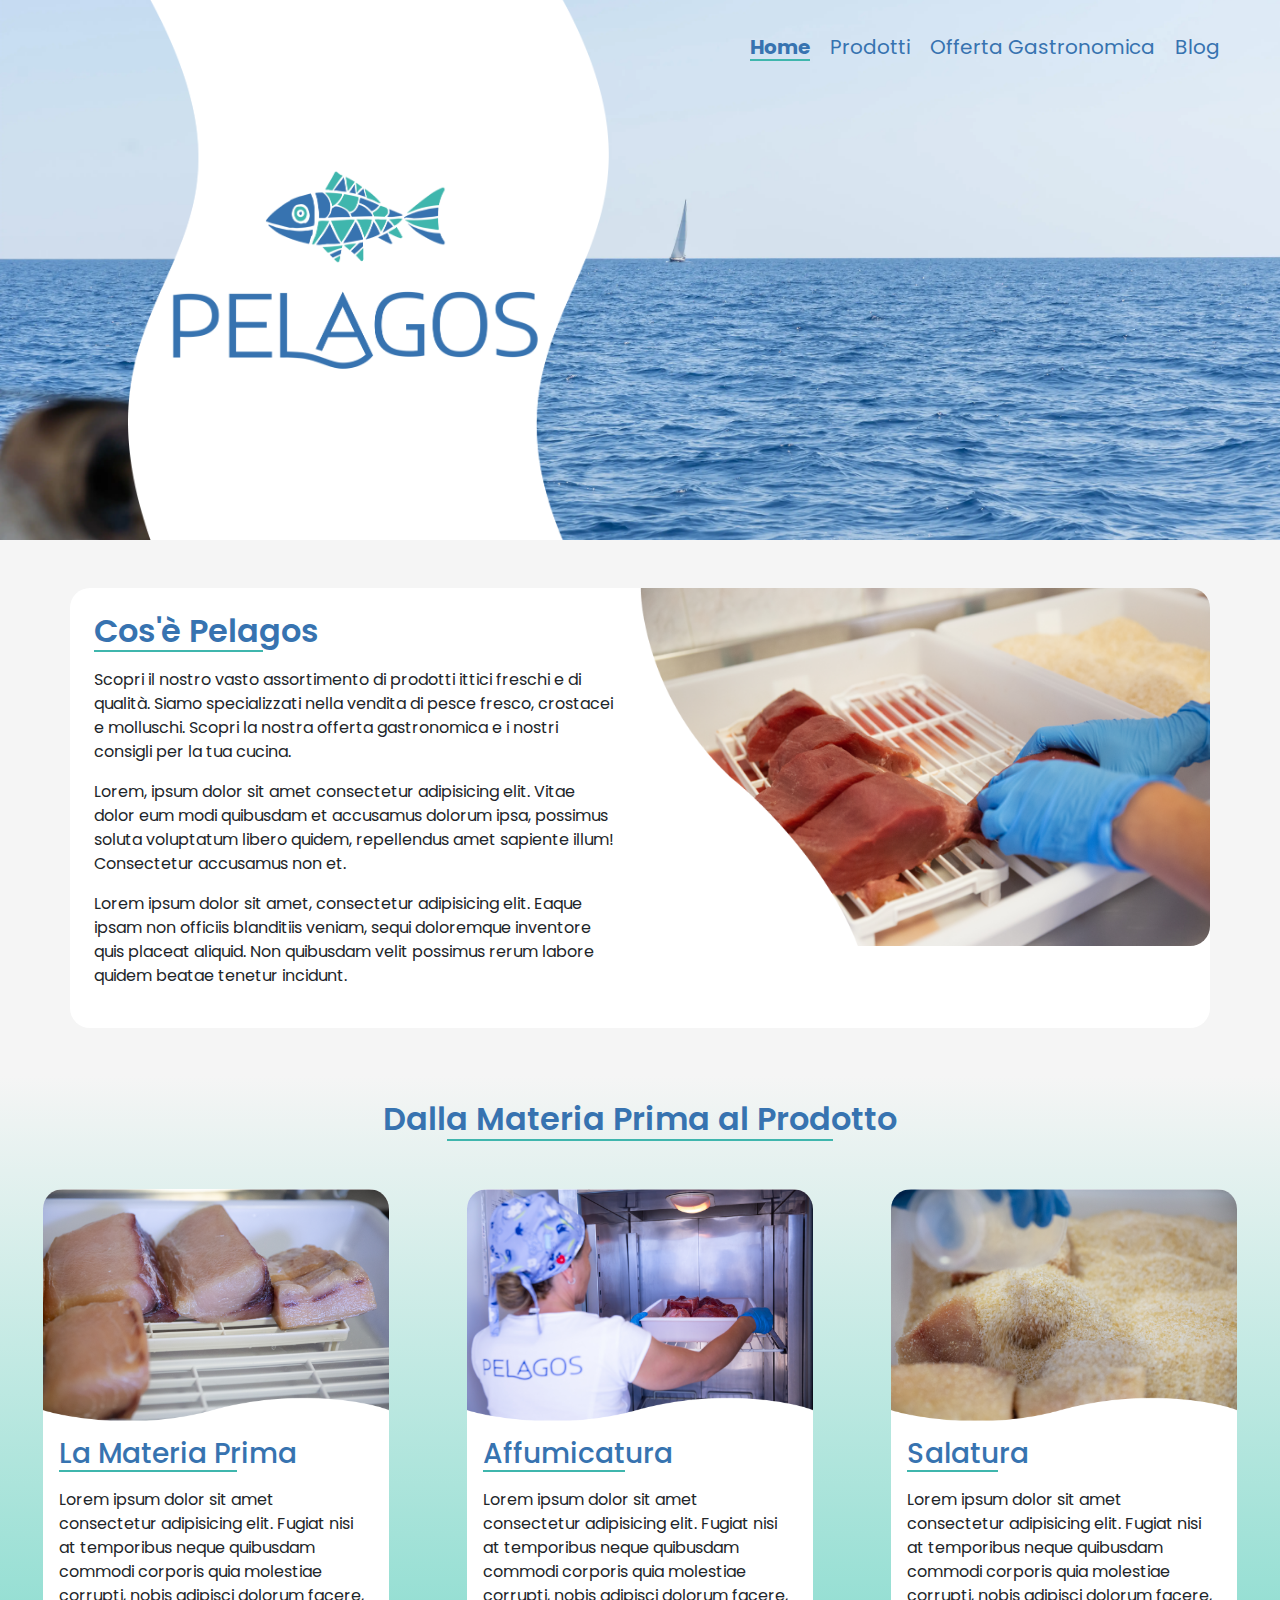
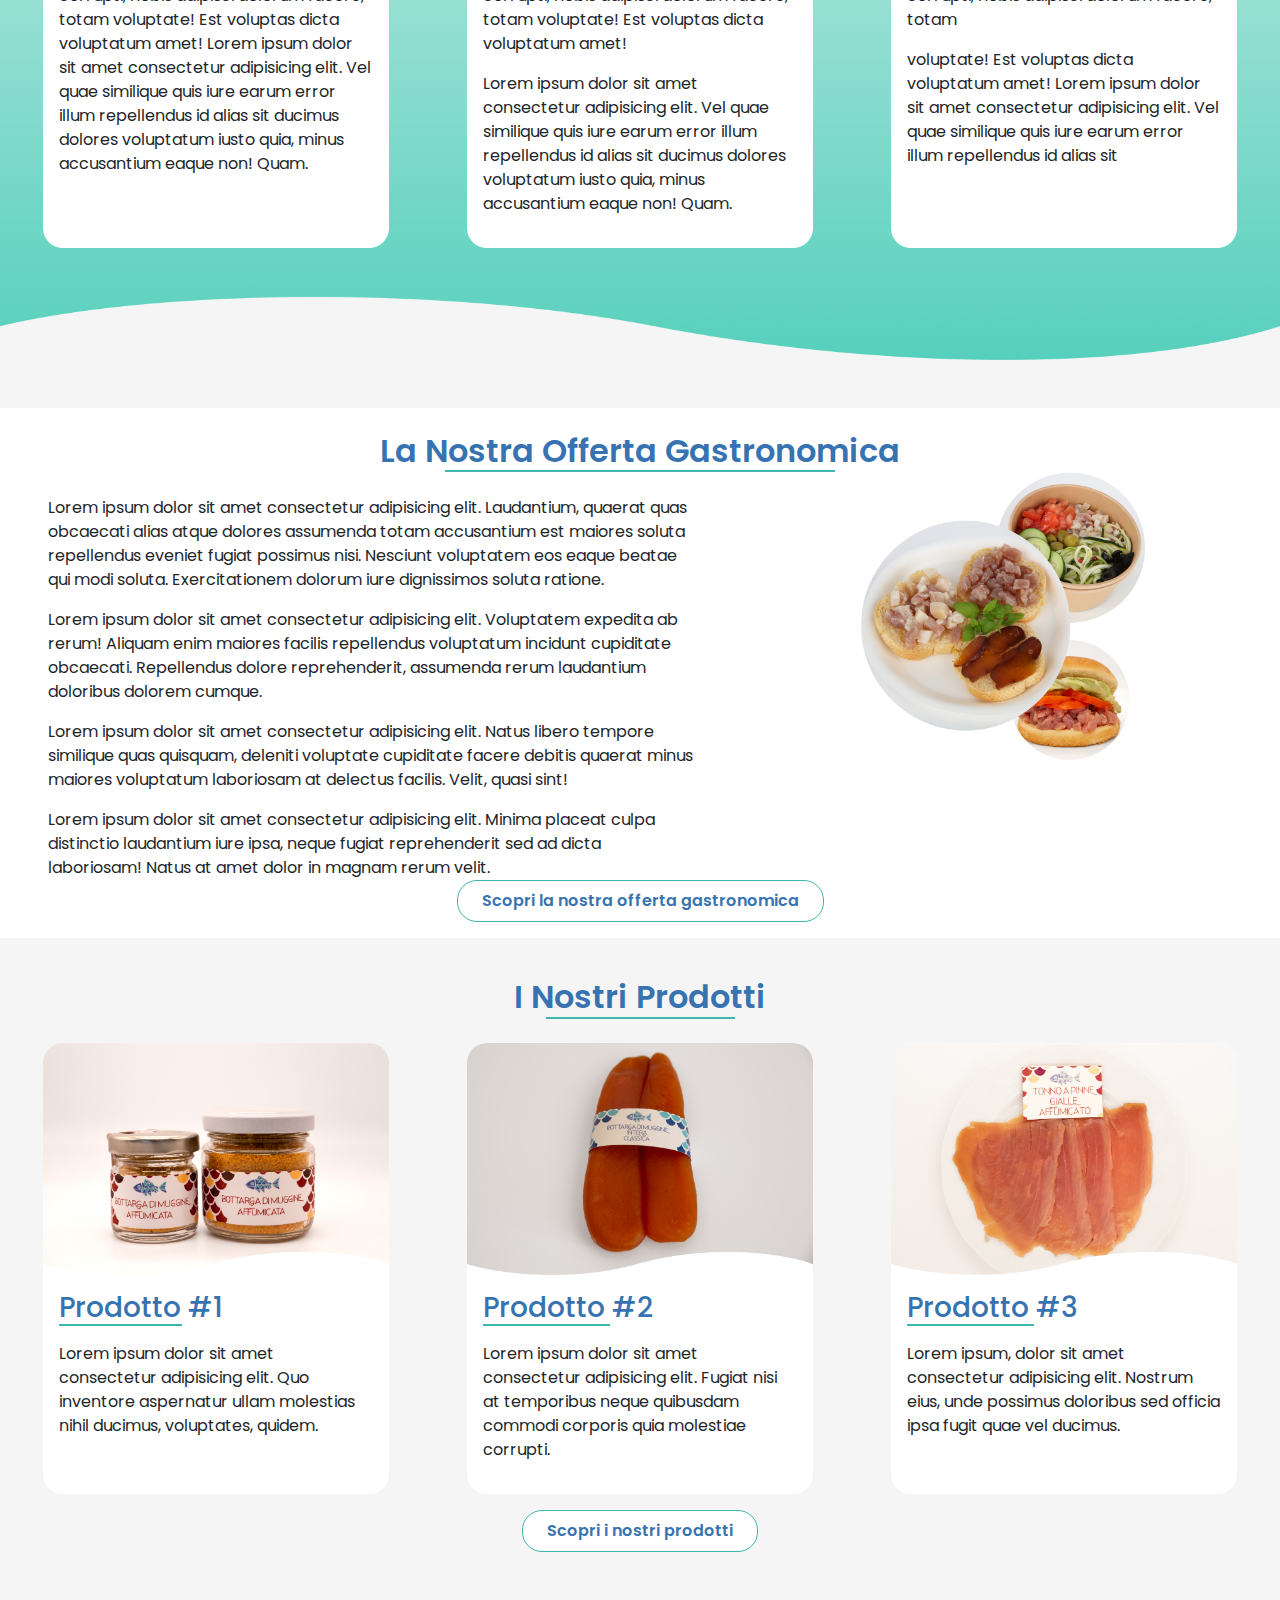
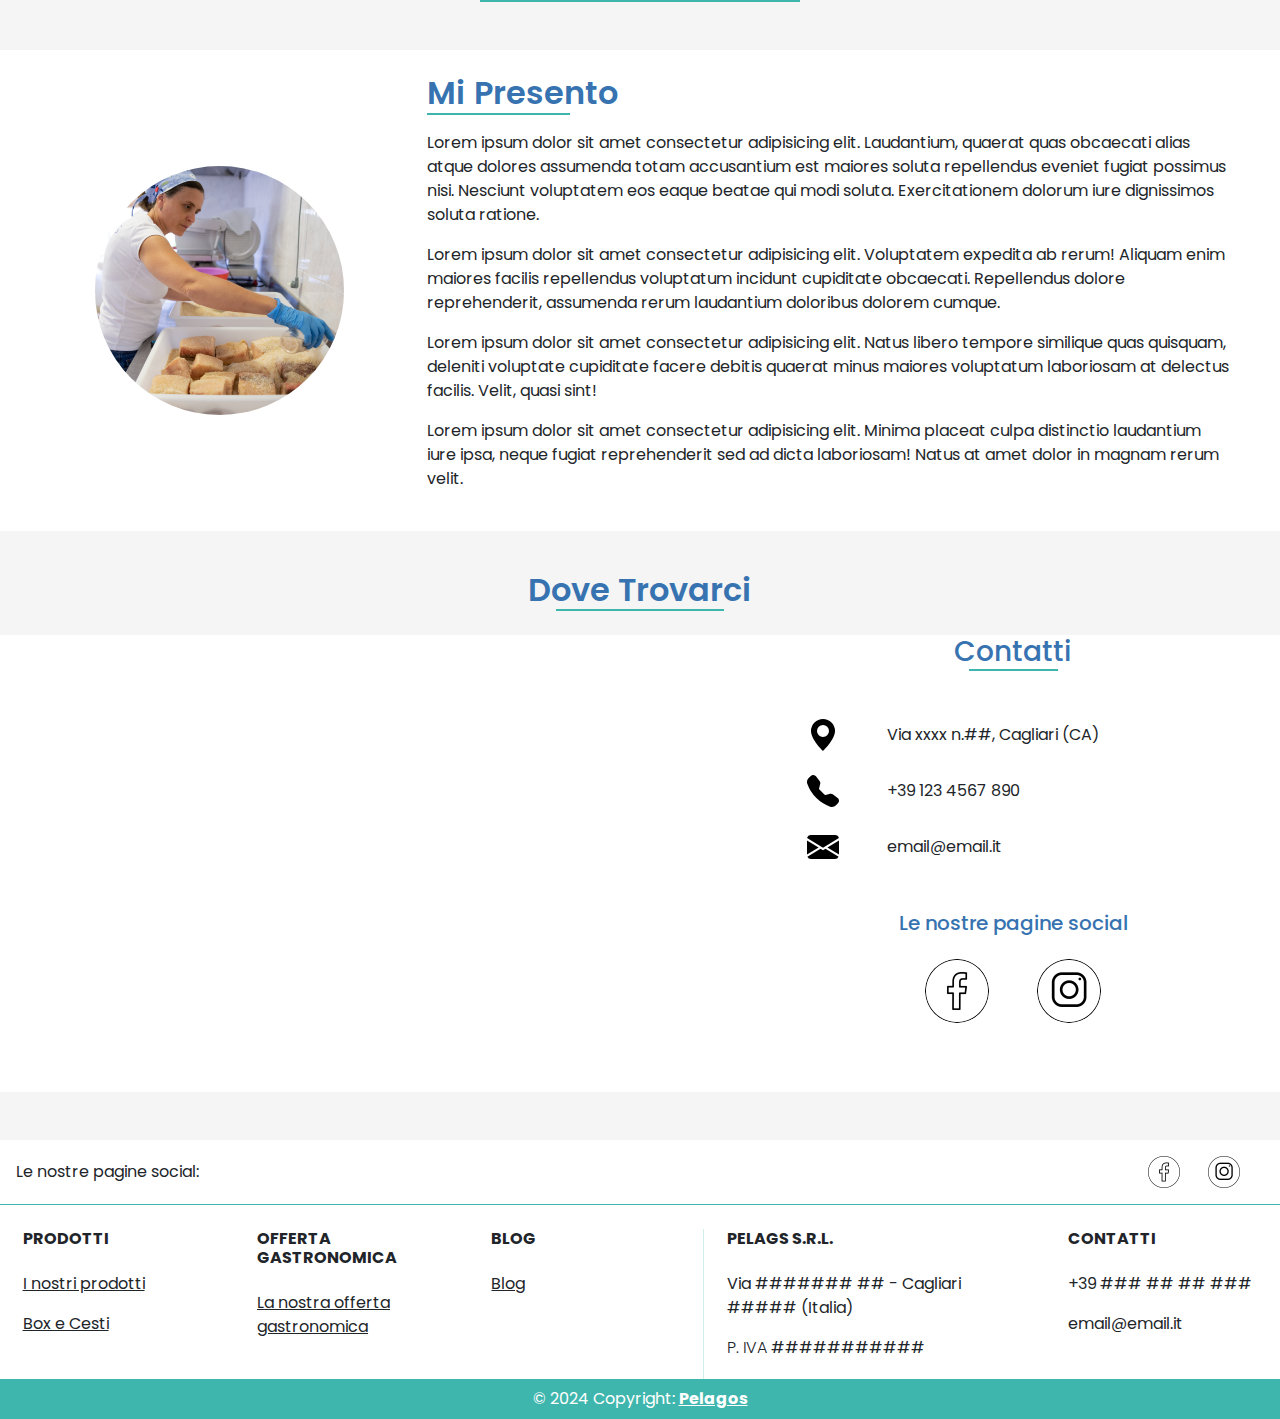
<file: index.html>
<!DOCTYPE html>
<html lang="it">
	<head>
		<meta charset="UTF-8" />
		<meta name="viewport" content="width=device-width, initial-scale=1.0" />
		<title>Homepage | Pelagos</title>
		<link rel="stylesheet" href="./css/style.css" />
		<link
			href="https://cdn.jsdelivr.net/npm/bootstrap@5.3.3/dist/css/bootstrap.min.css"
			rel="stylesheet"
			integrity="sha384-QWTKZyjpPEjISv5WaRU9OFeRpok6YctnYmDr5pNlyT2bRjXh0JMhjY6hW+ALEwIH"
			crossorigin="anonymous"
		/>
		<link
			href="https://fonts.googleapis.com/css2?family=Poppins:ital,wght@0,100;0,200;0,300;0,400;0,500;0,600;0,700;0,800;0,900;1,100;1,200;1,300;1,400;1,500;1,600;1,700;1,800;1,900&display=swap"
			rel="stylesheet"
		/>
	</head>
	<body>
		<!--HEADER-->
		<div class="header">
			<div class="logo">
				<img
					class="d-none d-md-block"
					src="./img/logo.png"
					alt="Pelagos Logo"
				/>
				<img
					class="d-md-none"
					src="./img/logo-xs-2.png"
					alt="Pelagos Logo"
				/>
			</div>
			<nav class="navbar navbar-expand-lg fs-5 pt-0">
				<div class="container-fluid px-5 pt-4">
					<button
						class="navbar-toggler ms-auto me-0"
						type="button"
						data-bs-toggle="collapse"
						data-bs-target="#navbarNavAltMarkup"
						aria-controls="navbarNavAltMarkup"
						aria-expanded="false"
						aria-label="Toggle navigation"
					>
						<span class="navbar-toggler-icon ms-auto me-0"></span>
					</button>
					<div
						class="collapse navbar-collapse"
						id="navbarNavAltMarkup"
					>
						<div class="navbar-nav ms-auto md-me-5 pe-md-0 pe-3">
							<a class="nav-link active" href="#">Home</a>
							<a class="nav-link" href="/prodotti.html"
								>Prodotti</a
							>
							<a
								class="nav-link"
								href="/offerta-gastronomica.html"
								>Offerta Gastronomica</a
							>
							<a class="nav-link" href="#">Blog</a>
						</div>
					</div>
				</div>
			</nav>
		</div>

		<!--FINE HEADER-->

		<div class="container section">
			<div class="row">
				<div class="col-md-6 p-4">
					<div class="fit mb-3">
						<h2 class="fst-color mb-0 section-title">
							Cos'è Pelagos
						</h2>
						<div class="divider"></div>
					</div>
					<p>
						Scopri il nostro vasto assortimento di prodotti ittici
						freschi e di qualità. Siamo specializzati nella vendita
						di pesce fresco, crostacei e molluschi. Scopri la nostra
						offerta gastronomica e i nostri consigli per la tua
						cucina.
					</p>
					<p>
						Lorem, ipsum dolor sit amet consectetur adipisicing
						elit. Vitae dolor eum modi quibusdam et accusamus
						dolorum ipsa, possimus soluta voluptatum libero quidem,
						repellendus amet sapiente illum! Consectetur accusamus
						non et.
					</p>
					<p>
						Lorem ipsum dolor sit amet, consectetur adipisicing
						elit. Eaque ipsam non officiis blanditiis veniam, sequi
						doloremque inventore quis placeat aliquid. Non quibusdam
						velit possimus rerum labore quidem beatae tenetur
						incidunt.
					</p>
				</div>

				<div class="col-md-6 mx-0 px-0">
					<img
						src="./img/sec-1.png"
						alt="Immagine Descrittiva di Pelagos"
						class="img-rounded-right d-none d-md-block"
					/>
					<img
						src="./img/sec-1-xs.png"
						alt="Immagine Descrittiva di Pelagos"
						class="d-block d-md-none"
						style="width: 100%; border-radius: 0 0 20px 20px"
					/>
				</div>
			</div>
		</div>

		<div class="container-fluid section-xl pb-5">
			<div class="fit pt-4 pb-5 mx-auto">
				<h2 class="fst-color mb-0 section-title">
					Dalla Materia Prima al Prodotto
				</h2>
				<div class="divider mx-auto"></div>
			</div>
			<div class="row g-3">
				<div class="col-md-4">
					<div class="container section-sm">
						<div class="img-section-sm">
							<img src="./img/s1.png" alt="La materia prima" />
						</div>
						<div class="section-sm-text">
							<div class="fit mb-3">
								<h3 class="fst-color mb-0">La Materia Prima</h3>
								<div class="divider"></div>
							</div>
							<p>
								Lorem ipsum dolor sit amet consectetur
								adipisicing elit. Fugiat nisi at temporibus
								neque quibusdam commodi corporis quia molestiae
								corrupti, nobis adipisci dolorum facere, totam
								voluptate! Est voluptas dicta voluptatum amet!
								Lorem ipsum dolor sit amet consectetur
								adipisicing elit. Vel quae similique quis iure
								earum error illum repellendus id alias sit
								ducimus dolores voluptatum iusto quia, minus
								accusantium eaque non! Quam.
							</p>
						</div>
					</div>
				</div>
				<div class="col-md-4">
					<div class="container section-sm">
						<div class="img-section-sm">
							<img src="./img/s2.png" alt="L'affumicatura" />
						</div>
						<div class="section-sm-text">
							<div class="fit mb-3">
								<h3 class="fst-color mb-0">Affumicatura</h3>
								<div class="divider"></div>
							</div>
							<p>
								Lorem ipsum dolor sit amet consectetur
								adipisicing elit. Fugiat nisi at temporibus
								neque quibusdam commodi corporis quia molestiae
								corrupti, nobis adipisci dolorum facere, totam
								voluptate! Est voluptas dicta voluptatum amet!
							</p>
							<p>
								Lorem ipsum dolor sit amet consectetur
								adipisicing elit. Vel quae similique quis iure
								earum error illum repellendus id alias sit
								ducimus dolores voluptatum iusto quia, minus
								accusantium eaque non! Quam.
							</p>
						</div>
					</div>
				</div>
				<div class="col-md-4">
					<div class="container section-sm">
						<div class="img-section-sm">
							<img src="./img/s3.png" alt="Salatura" />
						</div>
						<div class="section-sm-text">
							<div class="fit mb-3">
								<h3 class="fst-color mb-0">Salatura</h3>
								<div class="divider"></div>
							</div>
							<p>
								Lorem ipsum dolor sit amet consectetur
								adipisicing elit. Fugiat nisi at temporibus
								neque quibusdam commodi corporis quia molestiae
								corrupti, nobis adipisci dolorum facere, totam
							</p>
							<p>
								voluptate! Est voluptas dicta voluptatum amet!
								Lorem ipsum dolor sit amet consectetur
								adipisicing elit. Vel quae similique quis iure
								earum error illum repellendus id alias sit
							</p>
						</div>
					</div>
				</div>
			</div>
		</div>

		<div class="mb-5" style="background-color: transparent">
			<img src="./img/wave-xl.png" style="max-width: 100% !important" />
		</div>

		<div class="container-fluid my-3 bg-white">
			<div class="fit pt-4 mx-auto">
				<h2 class="fst-color mb-0 section-title">
					La Nostra Offerta Gastronomica
				</h2>
				<div class="divider mx-auto"></div>
			</div>
			<div class="row">
				<div class="col-md-7 mt-4 px-5">
					<p>
						Lorem ipsum dolor sit amet consectetur adipisicing elit.
						Laudantium, quaerat quas obcaecati alias atque dolores
						assumenda totam accusantium est maiores soluta
						repellendus eveniet fugiat possimus nisi. Nesciunt
						voluptatem eos eaque beatae qui modi soluta.
						Exercitationem dolorum iure dignissimos soluta ratione.
					</p>
					<p>
						Lorem ipsum dolor sit amet consectetur adipisicing elit.
						Voluptatem expedita ab rerum! Aliquam enim maiores
						facilis repellendus voluptatum incidunt cupiditate
						obcaecati. Repellendus dolore reprehenderit, assumenda
						rerum laudantium doloribus dolorem cumque.
					</p>
					<p>
						Lorem ipsum dolor sit amet consectetur adipisicing elit.
						Natus libero tempore similique quas quisquam, deleniti
						voluptate cupiditate facere debitis quaerat minus
						maiores voluptatum laboriosam at delectus facilis.
						Velit, quasi sint!
					</p>
					<p>
						Lorem ipsum dolor sit amet consectetur adipisicing elit.
						Minima placeat culpa distinctio laudantium iure ipsa,
						neque fugiat reprehenderit sed ad dicta laboriosam!
						Natus at amet dolor in magnam rerum velit.
					</p>
				</div>
				<div class="col-md-5 text-center">
					<img
						src="./img/piatti-2.png"
						alt="Immagine Descrittiva di Pelagos"
						class="img-piatti"
					/>
				</div>
			</div>
			<div style="position: relative; bottom: 1rem; width: 100%">
				<button class="btn-custom block-center">
					Scopri la nostra offerta gastronomica
				</button>
			</div>
		</div>

		<div class="container-fluid my-3">
			<div class="fit py-4 mx-auto">
				<h2 class="fst-color mb-0 section-title">I Nostri Prodotti</h2>
				<div class="divider mx-auto"></div>
			</div>
			<div class="row g-3">
				<div class="col-md-4">
					<div class="container section-sm">
						<div class="img-section-sm">
							<img src="./img/p1.png" alt="La materia prima" />
						</div>
						<div class="section-sm-text">
							<div class="fit mb-3">
								<h3 class="fst-color mb-0">Prodotto #1</h3>
								<div class="divider"></div>
							</div>
							<p>
								Lorem ipsum dolor sit amet consectetur
								adipisicing elit. Quo inventore aspernatur ullam
								molestias nihil ducimus, voluptates, quidem.
							</p>
						</div>
					</div>
				</div>
				<div class="col-md-4">
					<div class="container section-sm">
						<div class="img-section-sm">
							<img src="./img/p2.png" alt="L'affumicatura" />
						</div>
						<div class="section-sm-text">
							<div class="fit mb-3">
								<h3 class="fst-color mb-0">Prodotto #2</h3>
								<div class="divider"></div>
							</div>
							<p>
								Lorem ipsum dolor sit amet consectetur
								adipisicing elit. Fugiat nisi at temporibus
								neque quibusdam commodi corporis quia molestiae
								corrupti.
							</p>
						</div>
					</div>
				</div>
				<div class="col-md-4">
					<div class="container section-sm">
						<div class="img-section-sm">
							<img src="./img/p3.png" alt="Salatura" />
						</div>
						<div class="section-sm-text">
							<div class="fit mb-3">
								<h3 class="fst-color mb-0">Prodotto #3</h3>
								<div class="divider"></div>
							</div>
							<p>
								Lorem ipsum, dolor sit amet consectetur
								adipisicing elit. Nostrum eius, unde possimus
								doloribus sed officia ipsa fugit quae vel
								ducimus.
							</p>
						</div>
					</div>
				</div>
			</div>
			<div class="my-3">
				<button class="btn-custom block-center">
					Scopri i nostri prodotti
				</button>
			</div>
		</div>

		<div class="fit my-5 mx-auto w-100">
			<div class="divider mx-auto w-25"></div>
		</div>

		<div class="container-fluid py-4 my-3 bg-white">
			<div class="row">
				<div class="col-md-4 text-center my-auto pe-0">
					<img
						src="./img/mi-presento-1.jpg"
						alt="Foto dell'imprenditrice"
						class="img-round"
					/>
				</div>
				<div class="col-md-8 ps-0 pe-5">
					<div class="fit mb-3">
						<h2 class="fst-color mb-0 section-title">
							Mi Presento
						</h2>
						<div class="divider"></div>
					</div>
					<p>
						Lorem ipsum dolor sit amet consectetur adipisicing elit.
						Laudantium, quaerat quas obcaecati alias atque dolores
						assumenda totam accusantium est maiores soluta
						repellendus eveniet fugiat possimus nisi. Nesciunt
						voluptatem eos eaque beatae qui modi soluta.
						Exercitationem dolorum iure dignissimos soluta ratione.
					</p>
					<p>
						Lorem ipsum dolor sit amet consectetur adipisicing elit.
						Voluptatem expedita ab rerum! Aliquam enim maiores
						facilis repellendus voluptatum incidunt cupiditate
						obcaecati. Repellendus dolore reprehenderit, assumenda
						rerum laudantium doloribus dolorem cumque.
					</p>
					<p>
						Lorem ipsum dolor sit amet consectetur adipisicing elit.
						Natus libero tempore similique quas quisquam, deleniti
						voluptate cupiditate facere debitis quaerat minus
						maiores voluptatum laboriosam at delectus facilis.
						Velit, quasi sint!
					</p>
					<p>
						Lorem ipsum dolor sit amet consectetur adipisicing elit.
						Minima placeat culpa distinctio laudantium iure ipsa,
						neque fugiat reprehenderit sed ad dicta laboriosam!
						Natus at amet dolor in magnam rerum velit.
					</p>
				</div>
			</div>
		</div>

		<div class="container-fluid my-3">
			<div class="fit py-4 mx-auto">
				<h2 class="fst-color mb-0 section-title">Dove Trovarci</h2>
				<div class="divider mx-auto"></div>
			</div>
			<div class="row bg-white">
				<div class="col-md-7 p-0">
					<iframe
						src="https://www.google.com/maps/embed?pb=!1m18!1m12!1m3!1d3089.6505382448836!2d9.163274876358216!3d39.250803925773894!2m3!1f0!2f0!3f0!3m2!1i1024!2i768!4f13.1!3m3!1m2!1s0x12e735f8b846a277%3A0x740edc64c1edf891!2sInventiva%20-%20Movimento%20di%20Pensiero!5e0!3m2!1sit!2sit!4v1717749826045!5m2!1sit!2sit"
						width="100%"
						height="450px"
						style="border: 0"
						allowfullscreen=""
						loading="lazy"
						referrerpolicy="no-referrer-when-downgrade"
					></iframe>
				</div>
				<div class="col-md-5">
					<div class="fit mb-5 mx-auto">
						<h3 class="fst-color mb-0">Contatti</h3>
						<div class="divider mx-auto"></div>
					</div>
					<div class="d-flex px-5 my-4">
						<img class="icon" src="./img/geo-alt-fill.svg" />

						<p class="my-auto ms-5">Via xxxx n.##, Cagliari (CA)</p>
					</div>
					<div class="d-flex px-5 my-4">
						<img class="icon" src="./img/telephone-fill.svg" />

						<p class="my-auto ms-5">+39 123 4567 890</p>
					</div>
					<div class="d-flex px-5 my-4">
						<img class="icon" src="./img/envelope-fill.svg" />

						<p class="my-auto ms-5">email@email.it</p>
					</div>
					<div class="fit mt-5 mx-auto">
						<h5 class="fst-color">Le nostre pagine social</h5>
					</div>
					<div class="d-flex justify-content-center mt-4">
						<a class="social-link" href="#" target="_blank">
							<img class="me-4" src="./img/facebook.png" />
						</a>
						<a class="social-link" href="#" target="_blank">
							<img class="ms-4" src="./img/instagram.png" />
						</a>
					</div>
				</div>
			</div>
		</div>

		<!-- Footer -->
		<footer class="text-center text-lg-start bg-white mt-5">
			<section
				class="d-flex justify-content-center justify-content-lg-between p-3 border-bottom"
				style="border-color: #3fb6ad !important"
			>
				<div class="me-5 my-auto d-none d-lg-block">
					<span>Le nostre pagine social:</span>
				</div>
				<div>
					<a href="#" class="me-4 text-reset text-decoration-none">
						<img
							alt="Facebook link"
							src="img/facebook.png"
							height="32"
							width="32"
						/>
					</a>
					<a
						href="#"
						class="ms-4 me-0 ms-md-0 me-md-4 text-reset text-decoration-none"
					>
						<img
							alt="Instagram link"
							src="img/instagram.png"
							height="32"
							width="32"
						/>
					</a>
				</div>
			</section>
			<section>
				<div class="container-fluid text-center text-md-start mt-4">
					<div class="row mt-3">
						<div class="col-md-2 mx-auto mb-md-4">
							<h6 class="text-uppercase fw-bold mb-4">
								Prodotti
							</h6>
							<p>
								<a href="/prodotti.html" class="text-reset"
									>I nostri prodotti</a
								>
							</p>
							<p>
								<a
									href="/prodotti.html#box&cesti"
									class="text-reset"
									>Box e Cesti</a
								>
							</p>
						</div>
						<div class="col-md-2 mx-auto mb-4">
							<h6
								class="text-uppercase fw-bold mb-4 d-none d-md-block"
							>
								Offerta Gastronomica
							</h6>
							<p>
								<a
									href="/offerta-gastronomica.html"
									class="text-reset"
									>La nostra offerta gastronomica</a
								>
							</p>
						</div>
						<div class="col-md-2 mx-auto mb-4">
							<h6
								class="text-uppercase fw-bold mb-4 d-none d-md-block"
							>
								Blog
							</h6>
							<p>
								<a href="/#" class="text-reset">Blog</a>
							</p>
						</div>

						<div class="vr d-none d-md-block"></div>
						<div class="col-md-3 mx-auto mb-md-0 mb-4">
							<h6 class="text-uppercase fw-bold mb-4">
								Pelags s.r.l.
							</h6>
							<p>Via ####### ## - Cagliari ##### (Italia)</p>
							<p>
								<span class="fw-light">P. IVA</span> ###########
							</p>
						</div>
						<div class="col-md-2 mx-auto mb-md-0 mb-4">
							<h6 class="text-uppercase fw-bold mb-4">
								Contatti
							</h6>
							<p>+39 ### ## ## ###</p>
							<p>email@email.it</p>
						</div>
					</div>
				</div>
			</section>
			<!-- Copyright -->
			<div
				class="text-center p-2 text-white"
				style="background-color: #3fb6ad"
			>
				© 2024 Copyright:
				<a class="text-reset fw-bold" href="#">Pelagos</a>
			</div>
			<!-- Copyright -->
		</footer>
		<!-- End Footer -->

		<script
			src="https://cdn.jsdelivr.net/npm/bootstrap@5.3.3/dist/js/bootstrap.bundle.min.js"
			integrity="sha384-YvpcrYf0tY3lHB60NNkmXc5s9fDVZLESaAA55NDzOxhy9GkcIdslK1eN7N6jIeHz"
			crossorigin="anonymous"
		></script>
	</body>
</html>
</file>
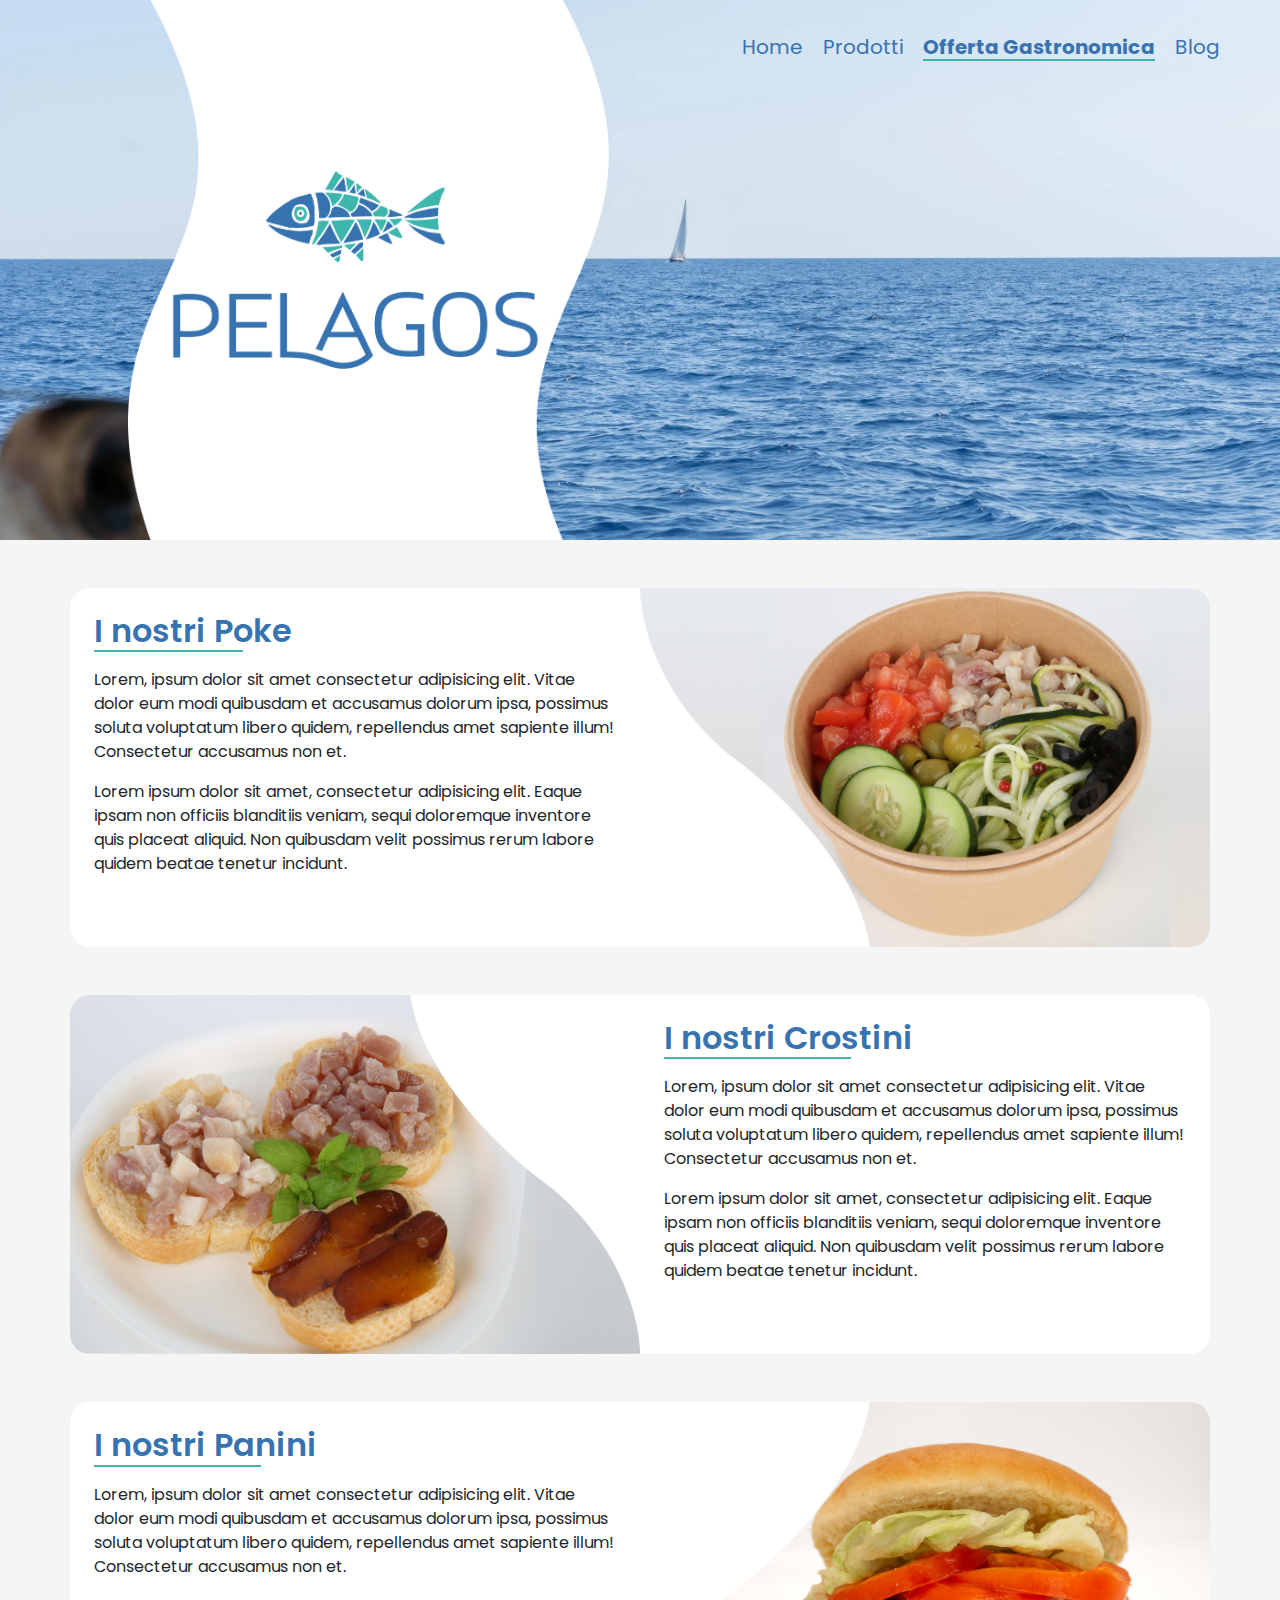
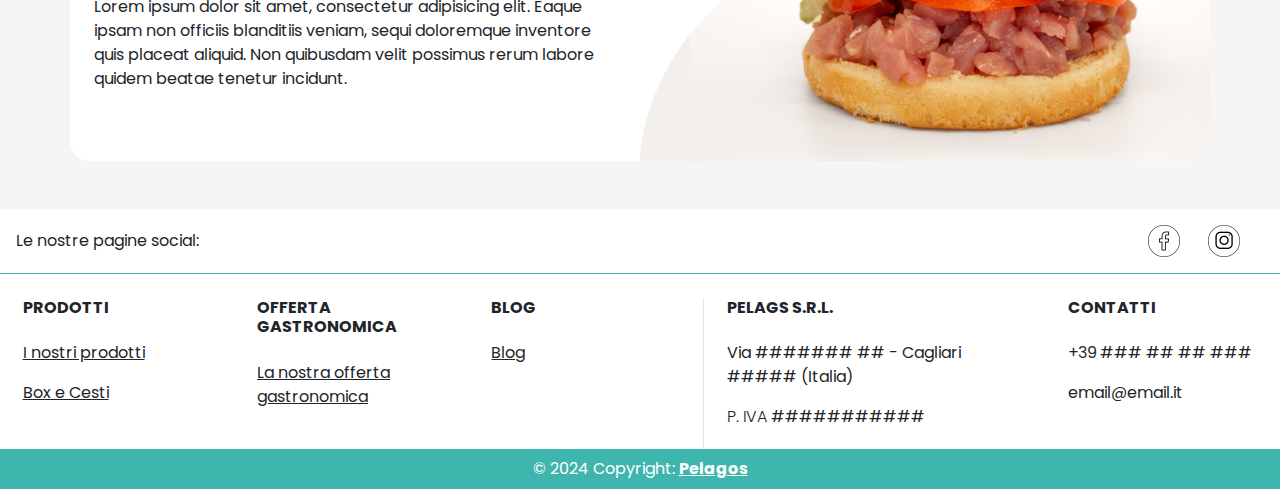
<file: offerta-gastronomica.html>
<!DOCTYPE html>
<html lang="it">
	<head>
		<meta charset="UTF-8" />
		<meta name="viewport" content="width=device-width, initial-scale=1.0" />
		<title>Offerta Gastronomica | Pelagos</title>
		<link rel="stylesheet" href="./css/style.css" />
		<link
			href="https://cdn.jsdelivr.net/npm/bootstrap@5.3.3/dist/css/bootstrap.min.css"
			rel="stylesheet"
			integrity="sha384-QWTKZyjpPEjISv5WaRU9OFeRpok6YctnYmDr5pNlyT2bRjXh0JMhjY6hW+ALEwIH"
			crossorigin="anonymous"
		/>
		<link
			href="https://fonts.googleapis.com/css2?family=Poppins:ital,wght@0,100;0,200;0,300;0,400;0,500;0,600;0,700;0,800;0,900;1,100;1,200;1,300;1,400;1,500;1,600;1,700;1,800;1,900&display=swap"
			rel="stylesheet"
		/>
	</head>
	<body>
		<!--HEADER-->
		<div class="header">
			<div class="logo">
				<img
					class="d-none d-md-block"
					src="./img/logo.png"
					alt="Pelagos Logo"
				/>
				<img
					class="d-md-none"
					src="./img/logo-xs-2.png"
					alt="Pelagos Logo"
				/>
			</div>
			<nav class="navbar navbar-expand-lg fs-5 pt-0">
				<div class="container-fluid px-5 pt-4">
					<button
						class="navbar-toggler ms-auto me-0"
						type="button"
						data-bs-toggle="collapse"
						data-bs-target="#navbarNavAltMarkup"
						aria-controls="navbarNavAltMarkup"
						aria-expanded="false"
						aria-label="Toggle navigation"
					>
						<span class="navbar-toggler-icon ms-auto me-0"></span>
					</button>
					<div
						class="collapse navbar-collapse"
						id="navbarNavAltMarkup"
					>
						<div class="navbar-nav ms-auto md-me-5 pe-md-0 pe-3">
							<a class="nav-link" href="/index.html">Home</a>
							<a class="nav-link" href="/prodotti.html"
								>Prodotti</a
							>
							<a class="nav-link active" href="#"
								>Offerta Gastronomica</a
							>
							<a class="nav-link" href="#">Blog</a>
						</div>
					</div>
				</div>
			</nav>
		</div>

		<!--FINE HEADER-->

		<div class="container section">
			<div class="row">
				<div class="col-md-6 p-4">
					<div class="fit mb-3">
						<h2 class="fst-color mb-0 section-title">
							I nostri Poke
						</h2>
						<div class="divider"></div>
					</div>
					<p>
						Lorem, ipsum dolor sit amet consectetur adipisicing
						elit. Vitae dolor eum modi quibusdam et accusamus
						dolorum ipsa, possimus soluta voluptatum libero quidem,
						repellendus amet sapiente illum! Consectetur accusamus
						non et.
					</p>
					<p>
						Lorem ipsum dolor sit amet, consectetur adipisicing
						elit. Eaque ipsam non officiis blanditiis veniam, sequi
						doloremque inventore quis placeat aliquid. Non quibusdam
						velit possimus rerum labore quidem beatae tenetur
						incidunt.
					</p>
				</div>

				<div class="col-md-6 mx-0 px-0">
					<img
						src="./img/poke-1.png"
						alt="Immagine Descrittiva di Pelagos"
						class="img-rounded-right d-none d-md-block"
						style="height: 100%; object-fit: cover"
					/>
					<img
						src="./img/poke-2.png"
						alt="Immagine Descrittiva di Pelagos"
						class="d-block d-md-none"
						style="width: 100%; border-radius: 0 0 20px 20px"
					/>
				</div>
			</div>
		</div>

		<div class="container section">
			<div class="row">
				<div class="col-md-6 mx-0 px-0 order-2 order-md-1">
					<img
						src="./img/crostini-1.png"
						alt="Immagine Descrittiva di Pelagos"
						class="img-rounded-left d-none d-md-block"
						style="height: 100%; object-fit: cover"
					/>
					<img
						src="./img/crostini-2.png"
						alt="Immagine Descrittiva di Pelagos"
						class="d-block d-md-none"
						style="width: 100%; border-radius: 20px 20px"
					/>
				</div>
				<div class="col-md-6 p-4 order-1 order-md-2">
					<div class="fit mb-3">
						<h2 class="fst-color mb-0 section-title">
							I nostri Crostini
						</h2>
						<div class="divider"></div>
					</div>
					<p>
						Lorem, ipsum dolor sit amet consectetur adipisicing
						elit. Vitae dolor eum modi quibusdam et accusamus
						dolorum ipsa, possimus soluta voluptatum libero quidem,
						repellendus amet sapiente illum! Consectetur accusamus
						non et.
					</p>
					<p>
						Lorem ipsum dolor sit amet, consectetur adipisicing
						elit. Eaque ipsam non officiis blanditiis veniam, sequi
						doloremque inventore quis placeat aliquid. Non quibusdam
						velit possimus rerum labore quidem beatae tenetur
						incidunt.
					</p>
				</div>
			</div>
		</div>

		<div class="container section">
			<div class="row">
				<div class="col-md-6 p-4">
					<div class="fit mb-3">
						<h2 class="fst-color mb-0 section-title">
							I nostri Panini
						</h2>
						<div class="divider"></div>
					</div>
					<p>
						Lorem, ipsum dolor sit amet consectetur adipisicing
						elit. Vitae dolor eum modi quibusdam et accusamus
						dolorum ipsa, possimus soluta voluptatum libero quidem,
						repellendus amet sapiente illum! Consectetur accusamus
						non et.
					</p>
					<p>
						Lorem ipsum dolor sit amet, consectetur adipisicing
						elit. Eaque ipsam non officiis blanditiis veniam, sequi
						doloremque inventore quis placeat aliquid. Non quibusdam
						velit possimus rerum labore quidem beatae tenetur
						incidunt.
					</p>
				</div>

				<div class="col-md-6 mx-0 px-0">
					<img
						src="./img/panino-1.png"
						alt="Immagine Descrittiva di Pelagos"
						class="img-rounded-right d-none d-md-block"
						style="height: 100%; object-fit: cover"
					/>
					<img
						src="./img/panino-2.png"
						alt="Immagine Descrittiva di Pelagos"
						class="d-block d-md-none"
						style="width: 100%; border-radius: 0 0 20px 20px"
					/>
				</div>
			</div>
		</div>

		<!-- Footer -->
		<footer class="text-center text-lg-start bg-white mt-5">
			<section
				class="d-flex justify-content-center justify-content-lg-between p-3 border-bottom"
				style="border-color: #3fb6ad !important"
			>
				<div class="me-5 my-auto d-none d-lg-block">
					<span>Le nostre pagine social:</span>
				</div>
				<div>
					<a href="#" class="me-4 text-reset text-decoration-none">
						<img
							alt="Facebook link"
							src="img/facebook.png"
							height="32"
							width="32"
						/>
					</a>
					<a
						href="#"
						class="ms-4 me-0 ms-md-0 me-md-4 text-reset text-decoration-none"
					>
						<img
							alt="Instagram link"
							src="img/instagram.png"
							height="32"
							width="32"
						/>
					</a>
				</div>
			</section>
			<section>
				<div class="container-fluid text-center text-md-start mt-4">
					<div class="row mt-3">
						<div class="col-md-2 mx-auto mb-md-4">
							<h6 class="text-uppercase fw-bold mb-4">
								Prodotti
							</h6>
							<p>
								<a href="/prodotti.html" class="text-reset"
									>I nostri prodotti</a
								>
							</p>
							<p>
								<a
									href="/prodotti.html#box&cesti"
									class="text-reset"
									>Box e Cesti</a
								>
							</p>
						</div>
						<div class="col-md-2 mx-auto mb-4">
							<h6
								class="text-uppercase fw-bold mb-4 d-none d-md-block"
							>
								Offerta Gastronomica
							</h6>
							<p>
								<a
									href="/offerta-gastronomica.html"
									class="text-reset"
									>La nostra offerta gastronomica</a
								>
							</p>
						</div>
						<div class="col-md-2 mx-auto mb-4">
							<h6
								class="text-uppercase fw-bold mb-4 d-none d-md-block"
							>
								Blog
							</h6>
							<p>
								<a href="/#" class="text-reset">Blog</a>
							</p>
						</div>

						<div class="vr d-none d-md-block"></div>
						<div class="col-md-3 mx-auto mb-md-0 mb-4">
							<h6 class="text-uppercase fw-bold mb-4">
								Pelags s.r.l.
							</h6>
							<p>Via ####### ## - Cagliari ##### (Italia)</p>
							<p>
								<span class="fw-light">P. IVA</span> ###########
							</p>
						</div>
						<div class="col-md-2 mx-auto mb-md-0 mb-4">
							<h6 class="text-uppercase fw-bold mb-4">
								Contatti
							</h6>
							<p>+39 ### ## ## ###</p>
							<p>email@email.it</p>
						</div>
					</div>
				</div>
			</section>
			<!-- Copyright -->
			<div
				class="text-center p-2 text-white"
				style="background-color: #3fb6ad"
			>
				© 2024 Copyright:
				<a class="text-reset fw-bold" href="#">Pelagos</a>
			</div>
			<!-- Copyright -->
		</footer>
		<!-- End Footer -->

		<script
			src="https://cdn.jsdelivr.net/npm/bootstrap@5.3.3/dist/js/bootstrap.bundle.min.js"
			integrity="sha384-YvpcrYf0tY3lHB60NNkmXc5s9fDVZLESaAA55NDzOxhy9GkcIdslK1eN7N6jIeHz"
			crossorigin="anonymous"
		></script>
	</body>
</html>
</file>
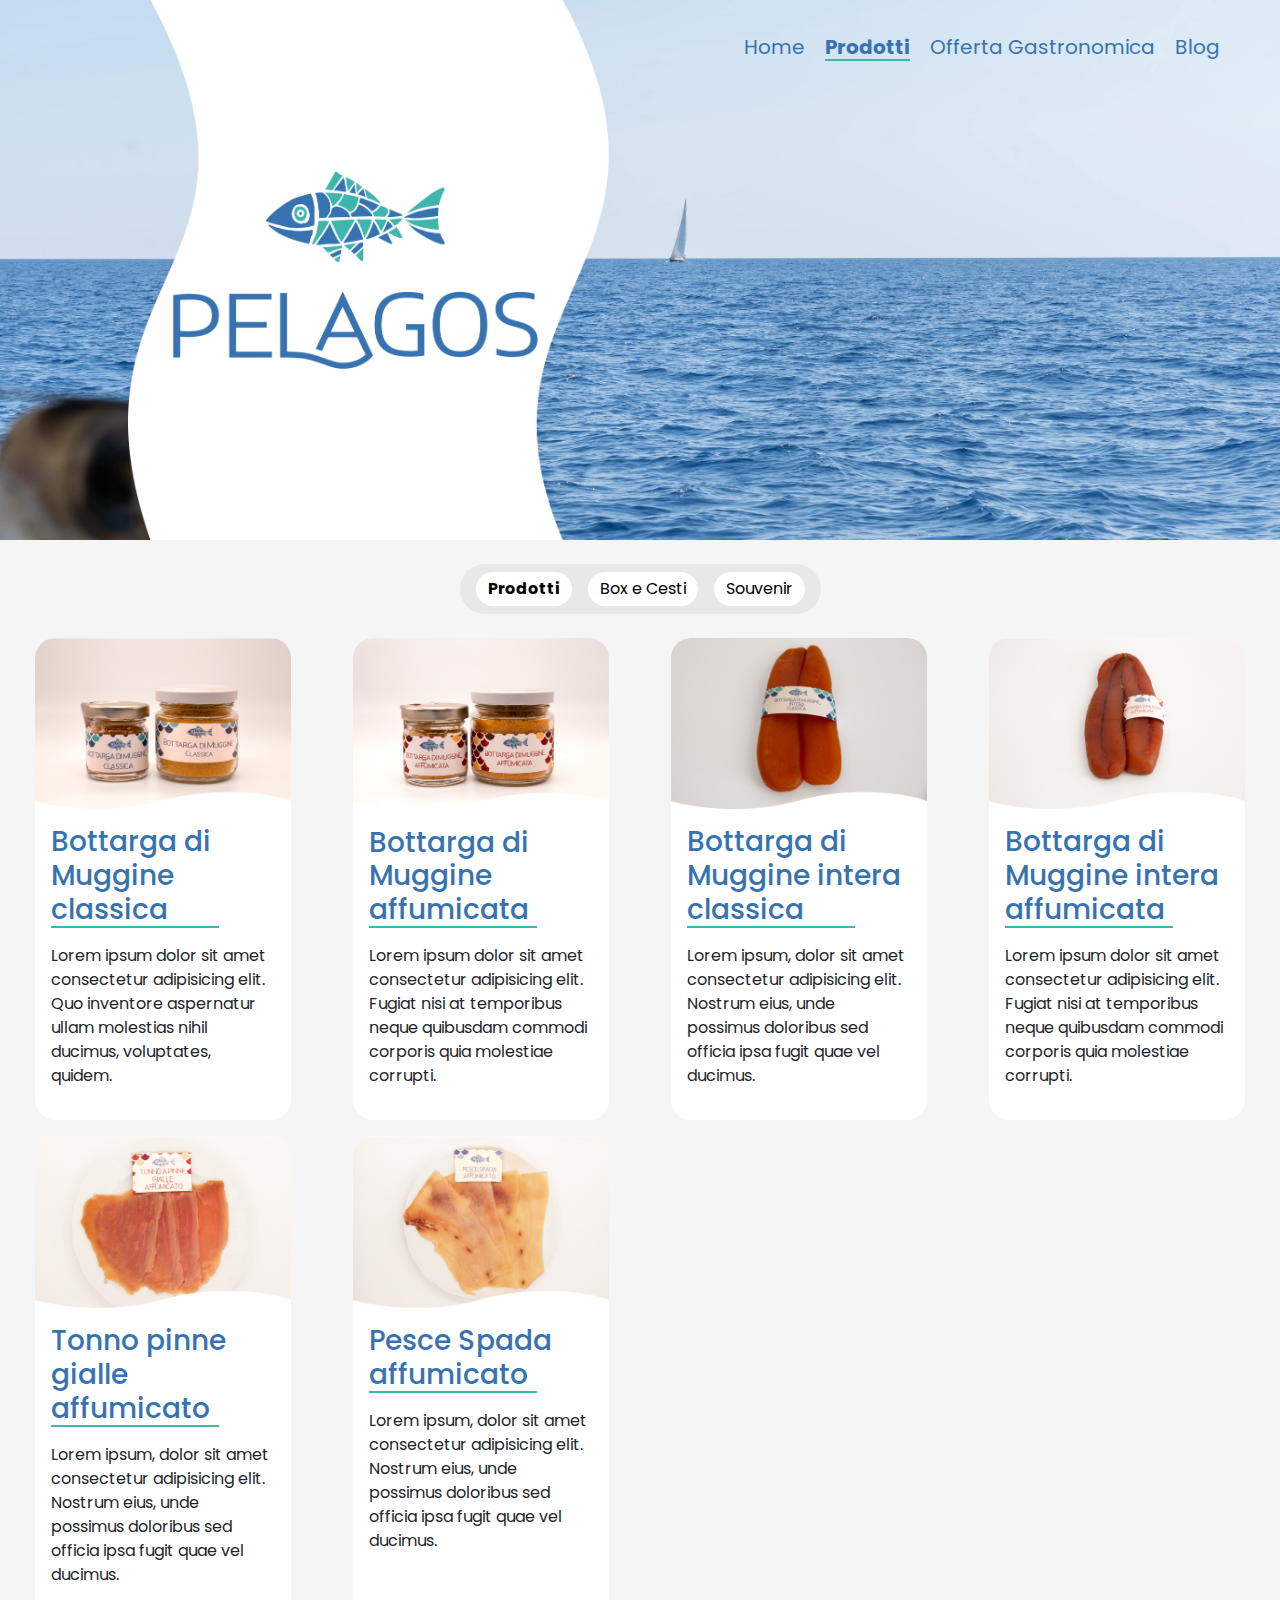
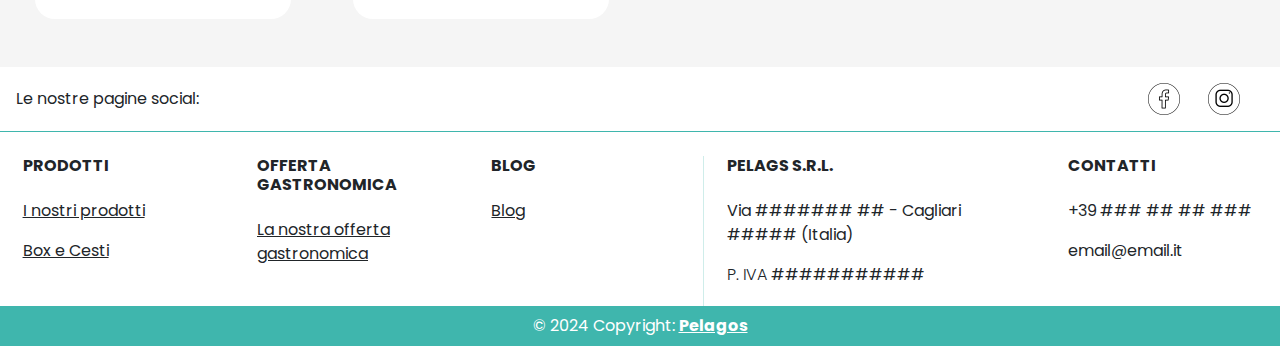
<file: prodotti.html>
<!DOCTYPE html>
<html lang="it">
	<head>
		<meta charset="UTF-8" />
		<meta name="viewport" content="width=device-width, initial-scale=1.0" />
		<title>Prodotti | Pelagos</title>
		<link rel="stylesheet" href="./css/style.css" />
		<link
			href="https://cdn.jsdelivr.net/npm/bootstrap@5.3.3/dist/css/bootstrap.min.css"
			rel="stylesheet"
			integrity="sha384-QWTKZyjpPEjISv5WaRU9OFeRpok6YctnYmDr5pNlyT2bRjXh0JMhjY6hW+ALEwIH"
			crossorigin="anonymous"
		/>
		<link
			href="https://fonts.googleapis.com/css2?family=Poppins:ital,wght@0,100;0,200;0,300;0,400;0,500;0,600;0,700;0,800;0,900;1,100;1,200;1,300;1,400;1,500;1,600;1,700;1,800;1,900&display=swap"
			rel="stylesheet"
		/>
	</head>
	<body>
		<!--HEADER-->
		<div class="header">
			<div class="logo">
				<img
					class="d-none d-md-block"
					src="./img/logo.png"
					alt="Pelagos Logo"
				/>
				<img
					class="d-md-none"
					src="./img/logo-xs-2.png"
					alt="Pelagos Logo"
				/>
			</div>
			<nav class="navbar navbar-expand-lg fs-5 pt-0">
				<div class="container-fluid px-5 pt-4">
					<button
						class="navbar-toggler ms-auto me-0"
						type="button"
						data-bs-toggle="collapse"
						data-bs-target="#navbarNavAltMarkup"
						aria-controls="navbarNavAltMarkup"
						aria-expanded="false"
						aria-label="Toggle navigation"
					>
						<span class="navbar-toggler-icon ms-auto me-0"></span>
					</button>
					<div
						class="collapse navbar-collapse"
						id="navbarNavAltMarkup"
					>
						<div class="navbar-nav ms-auto md-me-5 pe-md-0 pe-3">
							<a class="nav-link" href="/index.html">Home</a>
							<a class="nav-link active" href="#">Prodotti</a>
							<a
								class="nav-link"
								href="/offerta-gastronomica.html"
								>Offerta Gastronomica</a
							>
							<a class="nav-link" href="#">Blog</a>
						</div>
					</div>
				</div>
			</nav>
		</div>

		<!--FINE HEADER-->

		<div class="container-fluid my-3">
			<div
				class="row fit mx-auto display-inline-block my-4 tab-container"
			>
				<div class="col tab me-2">
					<a class="fw-bold text-decoration-none"> Prodotti </a>
				</div>
				<div class="col tab mx-2">
					<a class="text-decoration-none text-nowrap">
						Box e Cesti
					</a>
				</div>
				<div class="col tab ms-2">
					<a class="text-decoration-none"> Souvenir </a>
				</div>
			</div>
			<div class="row g-3">
				<div class="col-md-3">
					<div class="container section-sm">
						<div class="img-section-sm">
							<img
								src="./img/classica.png"
								alt="Bottarga di muggine classica"
							/>
						</div>
						<div class="section-sm-text">
							<div class="fit mb-3">
								<h3 class="fst-color mb-0">
									Bottarga di Muggine classica
								</h3>
								<div class="divider"></div>
							</div>
							<p>
								Lorem ipsum dolor sit amet consectetur
								adipisicing elit. Quo inventore aspernatur ullam
								molestias nihil ducimus, voluptates, quidem.
							</p>
						</div>
					</div>
				</div>
				<div class="col-md-3">
					<div class="container section-sm">
						<div class="img-section-sm">
							<img
								src="./img/p1.png"
								alt="Bottarga di muggine affumicata"
							/>
						</div>
						<div class="section-sm-text">
							<div class="fit mb-3">
								<h3 class="fst-color mb-0">
									Bottarga di Muggine affumicata
								</h3>
								<div class="divider"></div>
							</div>
							<p>
								Lorem ipsum dolor sit amet consectetur
								adipisicing elit. Fugiat nisi at temporibus
								neque quibusdam commodi corporis quia molestiae
								corrupti.
							</p>
						</div>
					</div>
				</div>
				<div class="col-md-3">
					<div class="container section-sm">
						<div class="img-section-sm">
							<img
								src="./img/p2.png"
								alt="Bottarga di Muggine intera classica"
							/>
						</div>
						<div class="section-sm-text">
							<div class="fit mb-3">
								<h3 class="fst-color mb-0">
									Bottarga di Muggine intera classica
								</h3>
								<div class="divider"></div>
							</div>
							<p>
								Lorem ipsum, dolor sit amet consectetur
								adipisicing elit. Nostrum eius, unde possimus
								doloribus sed officia ipsa fugit quae vel
								ducimus.
							</p>
						</div>
					</div>
				</div>

				<div class="col-md-3">
					<div class="container section-sm">
						<div class="img-section-sm">
							<img
								src="./img/b-aff.png"
								alt="Bottarga di Muggine intera classica"
							/>
						</div>
						<div class="section-sm-text">
							<div class="fit mb-3">
								<h3 class="fst-color mb-0">
									Bottarga di Muggine intera affumicata
								</h3>
								<div class="divider"></div>
							</div>
							<p>
								Lorem ipsum dolor sit amet consectetur
								adipisicing elit. Fugiat nisi at temporibus
								neque quibusdam commodi corporis quia molestiae
								corrupti.
							</p>
						</div>
					</div>
				</div>
				<div class="col-md-3">
					<div class="container section-sm">
						<div class="img-section-sm">
							<img
								src="./img/p3.png"
								alt="Tonno pinne gialle affumicato"
							/>
						</div>
						<div class="section-sm-text">
							<div class="fit mb-3">
								<h3 class="fst-color mb-0">
									Tonno pinne gialle affumicato
								</h3>
								<div class="divider"></div>
							</div>
							<p>
								Lorem ipsum, dolor sit amet consectetur
								adipisicing elit. Nostrum eius, unde possimus
								doloribus sed officia ipsa fugit quae vel
								ducimus.
							</p>
						</div>
					</div>
				</div>
				<div class="col-md-3">
					<div class="container section-sm">
						<div class="img-section-sm">
							<img
								src="./img/pesce-spada.png"
								alt="Pesce Spada affumicato"
							/>
						</div>
						<div class="section-sm-text">
							<div class="fit mb-3">
								<h3 class="fst-color mb-0">
									Pesce Spada affumicato
								</h3>
								<div class="divider"></div>
							</div>
							<p>
								Lorem ipsum, dolor sit amet consectetur
								adipisicing elit. Nostrum eius, unde possimus
								doloribus sed officia ipsa fugit quae vel
								ducimus.
							</p>
						</div>
					</div>
				</div>
			</div>
		</div>

		<!-- Footer -->
		<footer class="text-center text-lg-start bg-white mt-5">
			<section
				class="d-flex justify-content-center justify-content-lg-between p-3 border-bottom"
				style="border-color: #3fb6ad !important"
			>
				<div class="me-5 my-auto d-none d-lg-block">
					<span>Le nostre pagine social:</span>
				</div>
				<div>
					<a href="#" class="me-4 text-reset text-decoration-none">
						<img
							alt="Facebook link"
							src="img/facebook.png"
							height="32"
							width="32"
						/>
					</a>
					<a
						href="#"
						class="ms-4 me-0 ms-md-0 me-md-4 text-reset text-decoration-none"
					>
						<img
							alt="Instagram link"
							src="img/instagram.png"
							height="32"
							width="32"
						/>
					</a>
				</div>
			</section>
			<section>
				<div class="container-fluid text-center text-md-start mt-4">
					<div class="row mt-3">
						<div class="col-md-2 mx-auto mb-md-4">
							<h6 class="text-uppercase fw-bold mb-4">
								Prodotti
							</h6>
							<p>
								<a href="/prodotti.html" class="text-reset"
									>I nostri prodotti</a
								>
							</p>
							<p>
								<a
									href="/prodotti.html#box&cesti"
									class="text-reset"
									>Box e Cesti</a
								>
							</p>
						</div>
						<div class="col-md-2 mx-auto mb-4">
							<h6
								class="text-uppercase fw-bold mb-4 d-none d-md-block"
							>
								Offerta Gastronomica
							</h6>
							<p>
								<a
									href="/offerta-gastronomica.html"
									class="text-reset"
									>La nostra offerta gastronomica</a
								>
							</p>
						</div>
						<div class="col-md-2 mx-auto mb-4">
							<h6
								class="text-uppercase fw-bold mb-4 d-none d-md-block"
							>
								Blog
							</h6>
							<p>
								<a href="/#" class="text-reset">Blog</a>
							</p>
						</div>

						<div class="vr d-none d-md-block"></div>
						<div class="col-md-3 mx-auto mb-md-0 mb-4">
							<h6 class="text-uppercase fw-bold mb-4">
								Pelags s.r.l.
							</h6>
							<p>Via ####### ## - Cagliari ##### (Italia)</p>
							<p>
								<span class="fw-light">P. IVA</span> ###########
							</p>
						</div>
						<div class="col-md-2 mx-auto mb-md-0 mb-4">
							<h6 class="text-uppercase fw-bold mb-4">
								Contatti
							</h6>
							<p>+39 ### ## ## ###</p>
							<p>email@email.it</p>
						</div>
					</div>
				</div>
			</section>
			<!-- Copyright -->
			<div
				class="text-center p-2 text-white"
				style="background-color: #3fb6ad"
			>
				© 2024 Copyright:
				<a class="text-reset fw-bold" href="#">Pelagos</a>
			</div>
			<!-- Copyright -->
		</footer>
		<!-- End Footer -->

		<script
			src="https://cdn.jsdelivr.net/npm/bootstrap@5.3.3/dist/js/bootstrap.bundle.min.js"
			integrity="sha384-YvpcrYf0tY3lHB60NNkmXc5s9fDVZLESaAA55NDzOxhy9GkcIdslK1eN7N6jIeHz"
			crossorigin="anonymous"
		></script>
	</body>
</html>
</file>
<file: css/style.css>
/*Utility*/

.fst-color{
    color: #3773B0
}
.snd-color{
    color: #3FB6AD
}

.fit {
    width:fit-content;
}

.block-center{
    display: block;
    margin-left: auto;
    margin-right: auto;
}

.border-radius-20{
    border-radius: 20px;
}

.divider {
    width: 75%;
    padding: 1px;
    background-color: #3FB6AD;
}

.section-title{
    font-weight: 600;
}

/*End Utility*/

/*Sections*/
.section{
    border-radius: 20px;
    background-color: #fff;
    margin-top: 3rem;
    margin-bottom: 3rem;
}

.img-rounded-right{
    border-radius: 0 20px 20px 0;
    width: 100%;
}

.img-rounded-left{
    border-radius: 20px 0 0 20px;
    width: 100%;
}


.section-xl{
    background-image: linear-gradient(
        180deg,
        #f5f5f5 0%,
        #62d3c1 100%
    );
    width: 100%;
}

.section-sm{
    height: 100% !important;
    max-width: 85% !important;
    border-radius: 20px;
    background-color: #fff;
    padding: 0 !important;
    
    overflow: hidden;
}

.img-section-sm{
    border-radius: 20px 20px 0 0;}

.img-section-sm img{
    width: 100%;
    object-fit: cover;
    padding: 0;
}
.section-sm:hover{
    .img-section-sm{
        transform: scale(1.05);
        transition: all 0.5s;
    }    
}

.section-sm:not(:hover) {
    .img-section-sm{
       transition: transform 0.5s ease-in-out; /* Transition back to normal */
    }
}

.section-sm-text{
    padding: 1rem;
}

.img-piatti{
    width: 60%;
}

.img-round{
    border-radius: 50%;
    width: 60% !important;
    object-fit: cover !important;
}


.btn-custom{
    font-weight: 600;
    color: #3773B0;
    padding: 0.5rem 1.5rem;
    background-color: #FFFFFF;
    border: 1px solid #3FB6AD;
    border-radius: 20px;
}
.btn-custom:hover{
    box-shadow: 0px 4px 4px rgba(0, 0, 0, 0.25);
    transition: all 0.5s;
}
.btn-custom:not(hover){
    transition: all 0.5s;
}
.btn-custom:active{
    background-color: #3773B0;
    color: #FFFFFF;
    box-shadow: 0px 4px 4px rgba(0, 0, 0, 0.25);
}

.icon{
    width: 2rem;
    height: 2rem;
}

.social-link img{
    border-radius: 50%;
    width: 64px; 
    height: 64px;
}
.social-link img:hover{
    box-shadow: 0px 4px 4px rgba(0, 0, 0, 0.25);
}

.vr{
    background-color: #3FB6AD !important;
    padding: 0 !important;
}
/*End Sections*/

html, body {
    height: 100%;
    margin: 0;
    padding: 0;
    font-family: 'Poppins';
    background-color: #f5f5f5 !important;
}

*{
    font-family: 'Poppins';
}

.default-bg{
    background-color: #f5f5f5;
}

.header{
    width: 100%;
    height: 60%;
    background-image: url('../img/test.webp');
    background-size: cover;
    background-position: 50% 10%;
    /*background-position: 0 70%;*/
}

.navbar-brand{
    background: linear-gradient(196deg, rgba(255, 255, 255, 0.15) 0%, rgba(255, 255, 255, 0.90) 66.35%, #FFF 100%);
    padding: 10px;
    border-radius: 0 0 15px 15px;
}

.logo{
    height: 100%;
    position: absolute;
}
.logo img{
    height: 60%;
    object-fit: cover;
}

/* Navbar */
.navbar-brand img{
    height: 70px ;
}

.navbar-nav .nav-link {
    color:#3773B0;
    margin-right: 0.25rem;
}
.navbar-nav .nav-link.active {
    color: #3773B0 !important;
    text-decoration: underline;
    text-underline-offset: 5px;
    text-decoration-color: #3FB6AD;
    font-weight: bold;
}
.navbar-nav .nav-link:focus{
    color: #3773B0;
}
.navbar-nav .nav-link:hover, .nav-link:active {
    color: #3773B0;
    font-weight: bold;
    transition: all 50ms;
}

.navbar-nav .nav-link:not(hover), .nav-link:not(active) {
    transition: all 50ms;
}

/*PRODUCT*/
.tab-container{
    background-color: #e8e8e8;
    border-radius: 35px;
    padding: 0.5rem 1rem;
}
.tab{
    width: max-content;
    border-radius: 25px;
    background-color: #fff;
    padding: 0.3rem 1rem
}

.tab:hover{
    box-shadow: 0px 4px 4px rgba(0, 0, 0, 0.25);
    transition: all 0.5s;
    cursor: pointer;
}

.tab:not(hover){
    transition: all 0.5s;
}   

.tab a{
    color: #000;
}

@media only screen and (max-width: 768px) {

    .navbar-collapse{
        margin-top: 2rem;
        background-color: #fff;
        border-radius: 20px;
        box-shadow: 0px 4px 4px rgba(0, 0, 0, 0.25);
    }

    .nav-link{
        text-align: end;
    }

    .logo img{
        width: 100%;
        object-fit: contain;
        object-position: top;
    }
}

@media only screen and (min-width: 768px) {
    .logo{
        left: 10%;
    }
}

@media only screen and (min-width: 768px) and (max-width: 992px) {

}

@media only screen and (min-width: 1200px) {
    
}
</file>
